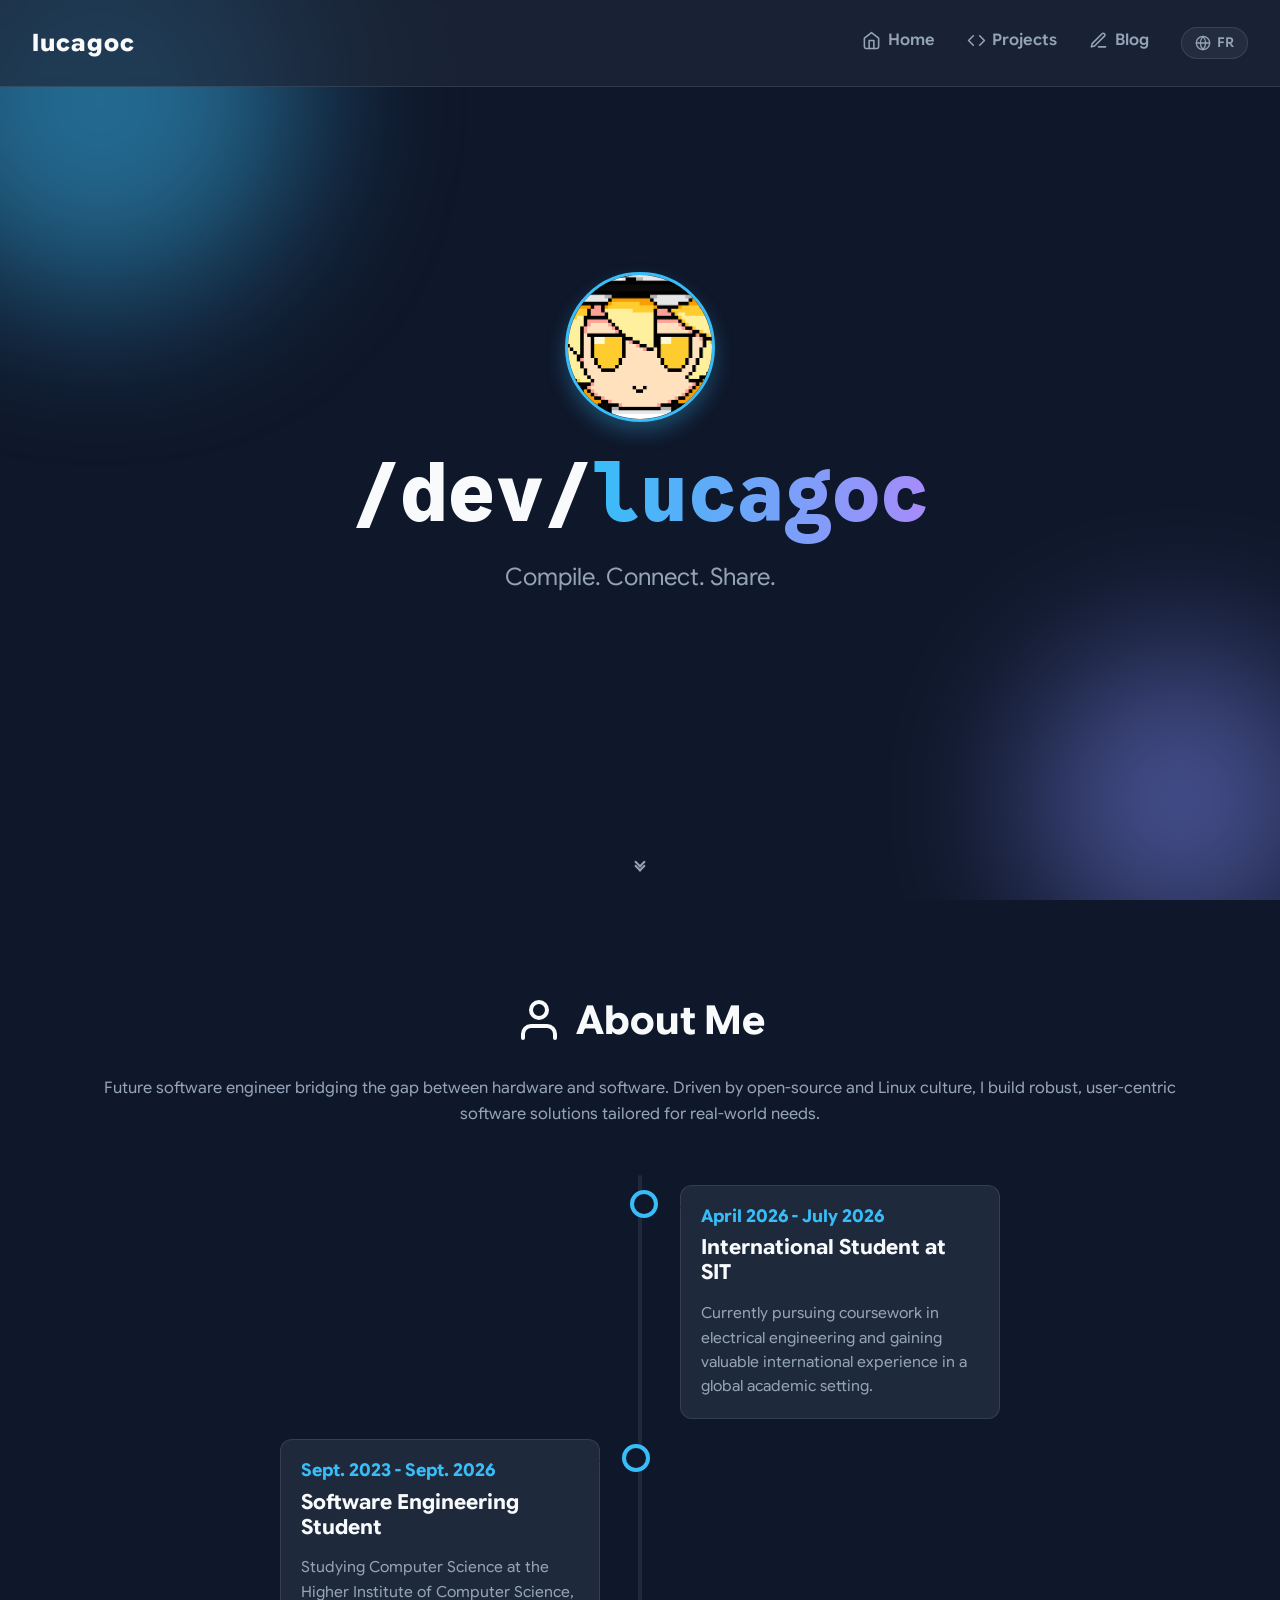
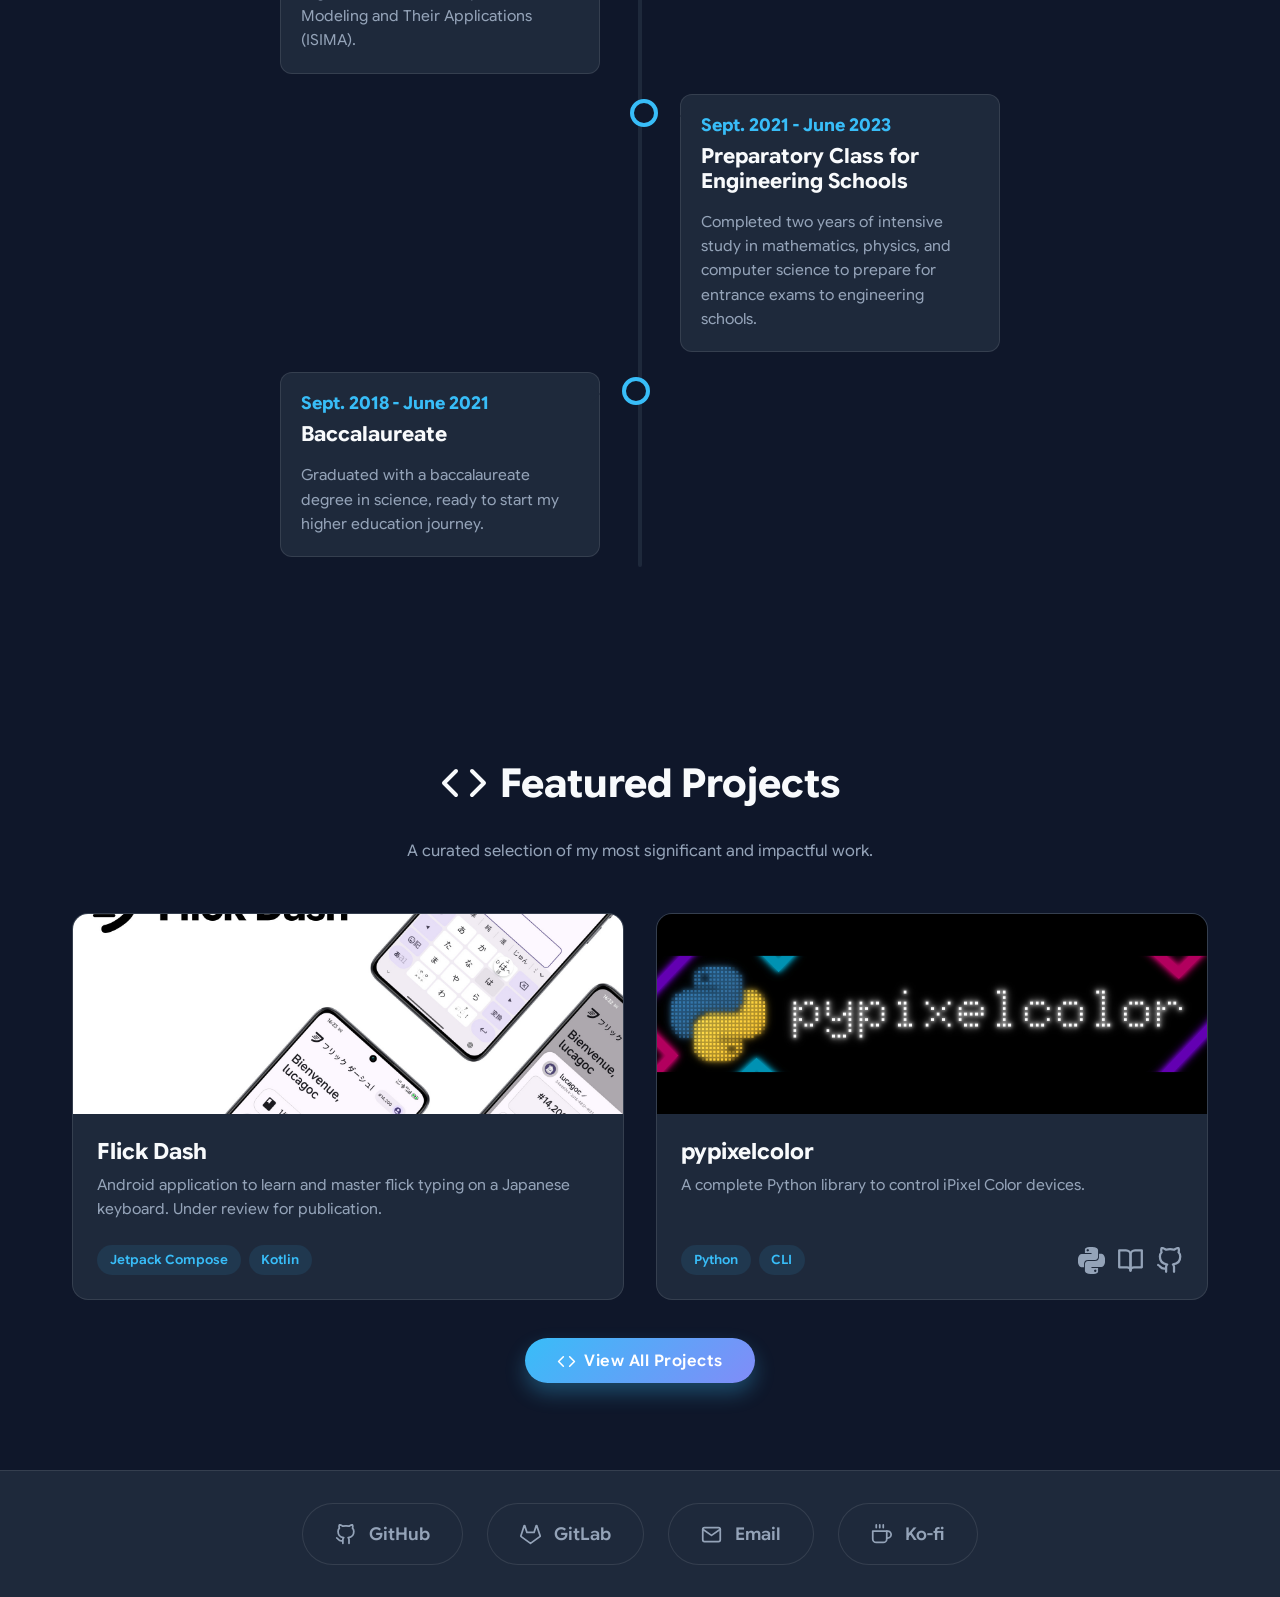
<file: index.html>
<!DOCTYPE html>
<html lang="en">

<head>
    <meta charset="UTF-8">
    <meta name="viewport" content="width=device-width, initial-scale=1.0">
    <title>lucagoc</title>
    <link rel="icon" type="image/png" href="assets/favicon/favicon.png">
    <link rel="stylesheet" href="assets/css/base.css">
    <link rel="stylesheet" href="assets/css/animations.css">
    <!-- Components -->
    <link rel="stylesheet" href="assets/css/components/icons.css">
    <link rel="stylesheet" href="assets/css/components/navbar.css">
    <link rel="stylesheet" href="assets/css/components/social-links.css">
    <link rel="stylesheet" href="assets/css/components/footer.css">
    <link rel="stylesheet" href="assets/css/components/button.css">
    <link rel="stylesheet" href="assets/css/components/arrows.css">
    <link rel="stylesheet" href="assets/css/components/timeline.css">
    <link rel="stylesheet" href="assets/css/components/project-card.css">
    <!-- Pages -->
    <link rel="stylesheet" href="assets/css/pages/home.css">
    <link rel="stylesheet" href="assets/css/pages/projects.css">
    <!-- Translation -->
    <script src="assets/js/i18n.js" defer></script>
</head>

<body>
    <header class="navbar">
        <a href="index.html" class="logo">lucagoc</a>
        <nav>
            <ul class="nav-links">
                <li><a href="#hero"><span class="icon icon-home"></span><span data-i18n="nav-home">Home</span></a></li>
                <li><a href="projects.html"><span class="icon icon-projects"></span><span
                            data-i18n="nav-projects">Projects</span></a></li>
                <li><a href="https://blog.lucagoc.fr" target="_blank" rel="noopener noreferrer"><span
                            class="icon icon-blog"></span><span data-i18n="nav-blog">Blog</span></a></li>
                <li>
                    <button id="lang-switch" class="lang-switch-btn" aria-label="Toggle language">
                        <span class="icon icon-globe"></span>
                        <span class="lang-text">FR</span>
                    </button>
                </li>
            </ul>
        </nav>
    </header>

    <main>
        <!-- HERO -->
        <section class="hero" id="hero">
            <div class="hero-content">
                <div class="profile-pic-container fade-in">
                    <div class="profile-pic-card">
                        <img src="assets/img/profile.png" alt="Profile Picture" class="profile-pic front">
                        <img src="assets/img/reimu.png" alt="Easter Egg" class="profile-pic back">
                    </div>
                </div>
                <h1 class="fade-in">/dev/<span class="highlight">lucagoc</span>
                </h1>
                <p class="slide-up" data-i18n="hero-subtitle">Turning software into a playground where pixels meet
                    soldered circuits.</p>
            </div>

            <!-- Scroll Down Indicator -->
            <div class="scroll-down fade-in">
                <a href="#about" aria-label="Scroll Down">
                    <span class="arrows">
                        <span></span>
                        <span></span>
                    </span>
                </a>
            </div>

            <!-- Animated background elements -->
            <div class="bg-shape shape1"></div>
            <div class="bg-shape shape2"></div>
        </section>

        <!-- ABOUT ME -->
        <section id="about" class="section">
            <h2 class="section-title"><span class="icon icon-about"></span><span data-i18n="about-title">About Me</span>
            </h2>
            <p class="section-subtitle" data-i18n="about-subtitle">Software engineering student bridging the gap between
                raw hardware and elegant code. Powered by Linux, open-source values, and a serious arcade rhythm game
                addiction, I believe the best tech is accessible and shared. Whether I'm deep into system kernels or
                humanizing complex technical systems, I love to build cool, tactile stuff for real people, keeping the
                user at the heart of the experience.</p>
            <div class="timeline">
                <div class="timeline-item right">
                    <div class="timeline-content">
                        <h3 data-i18n="timeline-date-1">April 2026 - July 2026</h3>
                        <h4 data-i18n="timeline-title-1">International Student at SIT</h4>
                        <p data-i18n="timeline-desc-1">Currently pursuing coursework in electrical engineering and
                            gaining valuable international experience in a global academic setting.</p>
                    </div>
                </div>
                <div class="timeline-item left">
                    <div class="timeline-content">
                        <h3 data-i18n="timeline-date-2">Sept. 2023 - Sept. 2026</h3>
                        <h4 data-i18n="timeline-title-2">Software Engineering Student</h4>
                        <p data-i18n="timeline-desc-2">Studying Computer Science at the Higher Institute of Computer
                            Science, Modeling and Their
                            Applications (ISIMA).</p>
                    </div>
                </div>
                <div class="timeline-item right">
                    <div class="timeline-content">
                        <h3 data-i18n="timeline-date-3">Sept. 2021 - June 2023</h3>
                        <h4 data-i18n="timeline-title-3">Preparatory Class for Engineering Schools</h4>
                        <p data-i18n="timeline-desc-3">Completed two years of intensive study in mathematics, physics,
                            and computer science to
                            prepare for entrance exams to engineering schools.</p>
                    </div>
                </div>
                <div class="timeline-item left">
                    <div class="timeline-content">
                        <h3 data-i18n="timeline-date-4">Sept. 2018 - June 2021</h3>
                        <h4 data-i18n="timeline-title-4">Baccalaureate</h4>
                        <p data-i18n="timeline-desc-4">Graduated with a baccalaureate degree in science, ready to start
                            my higher education journey.</p>
                    </div>
                </div>
            </div>
        </section>

        <!-- Featured Projects -->
        <section class="section">
            <h2 class="section-title"><span class="icon icon-projects"></span><span
                    data-i18n="featured-projects-title">Featured Projects</span></h2>
            <p class="section-subtitle" data-i18n="featured-projects-subtitle">A curated selection of my most
                significant and impactful work.</p>
            <div class="projects-grid">

                <!-- Flick Dash -->
                <div class="project-card">
                    <div class="project-image">
                        <img src="assets/img/projects/flick_dash.jpg" alt="Flick Dash application interface">
                    </div>
                    <div class="project-info">
                        <h3>Flick Dash</h3>
                        <p data-i18n="proj-flick-dash-desc">Android application to learn and master flick typing on
                            a Japanese keyboard. Under review for
                            publication.</p>
                        <div class="tags">
                            <span class="tag">Jetpack Compose</span>
                            <span class="tag">Kotlin</span>
                        </div>
                    </div>
                </div>

                <!-- Pypixelcolor -->
                <div class="project-card">
                    <div class="project-image">
                        <img src="assets/img/projects/pypixelcolor.jpg" alt="Pypixelcolor project banner">
                    </div>
                    <div class="project-info">
                        <h3>pypixelcolor</h3>
                        <p data-i18n="proj-pypixelcolor-desc">A complete Python library to control iPixel Color devices.</p>
                        <div class="tags">
                            <span class="tag">Python</span>
                            <span class="tag">CLI</span>
                            <a href="https://pypi.org/project/pypixelcolor/" target="_blank" rel="noopener noreferrer"
                                class="project-link" aria-label="PyPI"><span class="icon icon-python"></span></a>
                            <a href="https://lucagoc.github.io/pypixelcolor/main/" target="_blank"
                                rel="noopener noreferrer" class="project-link" aria-label="Documentation"><span
                                    class="icon icon-book"></span></a>
                            <a href="https://github.com/lucagoc/pypixelcolor" target="_blank" rel="noopener noreferrer"
                                class="project-link" aria-label="View project"><span
                                    class="icon icon-github"></span></a>
                        </div>
                    </div>
                </div>

            </div>
            <div class="action-container">
                <a href="projects.html" class="btn primary"><span class="icon icon-projects"></span><span
                        data-i18n="view-all-projects">View All Projects</span></a>
            </div>
        </section>
    </main>

    <!-- FOOTER -->
    <footer id="contact">
        <div class="links-grid">
            <a href="https://github.com/lucagoc" class="social-link github">
                <span class="icon icon-github"></span>
                <span class="text">GitHub</span>
            </a>
            <a href="https://gitlab.com/lucagoc" class="social-link gitlab">
                <span class="icon icon-gitlab"></span>
                <span class="text">GitLab</span>
            </a>
            <a href="mailto:lucagoc@pm.me" class="social-link email">
                <span class="icon icon-email"></span>
                <span class="text">Email</span>
            </a>
            <a href="https://ko-fi.com/lucagoc" class="social-link kofi">
                <span class="icon icon-kofi"></span>
                <span class="text">Ko-fi</span>
            </a>
        </div>
    </footer>
</body>

</html>
</file>
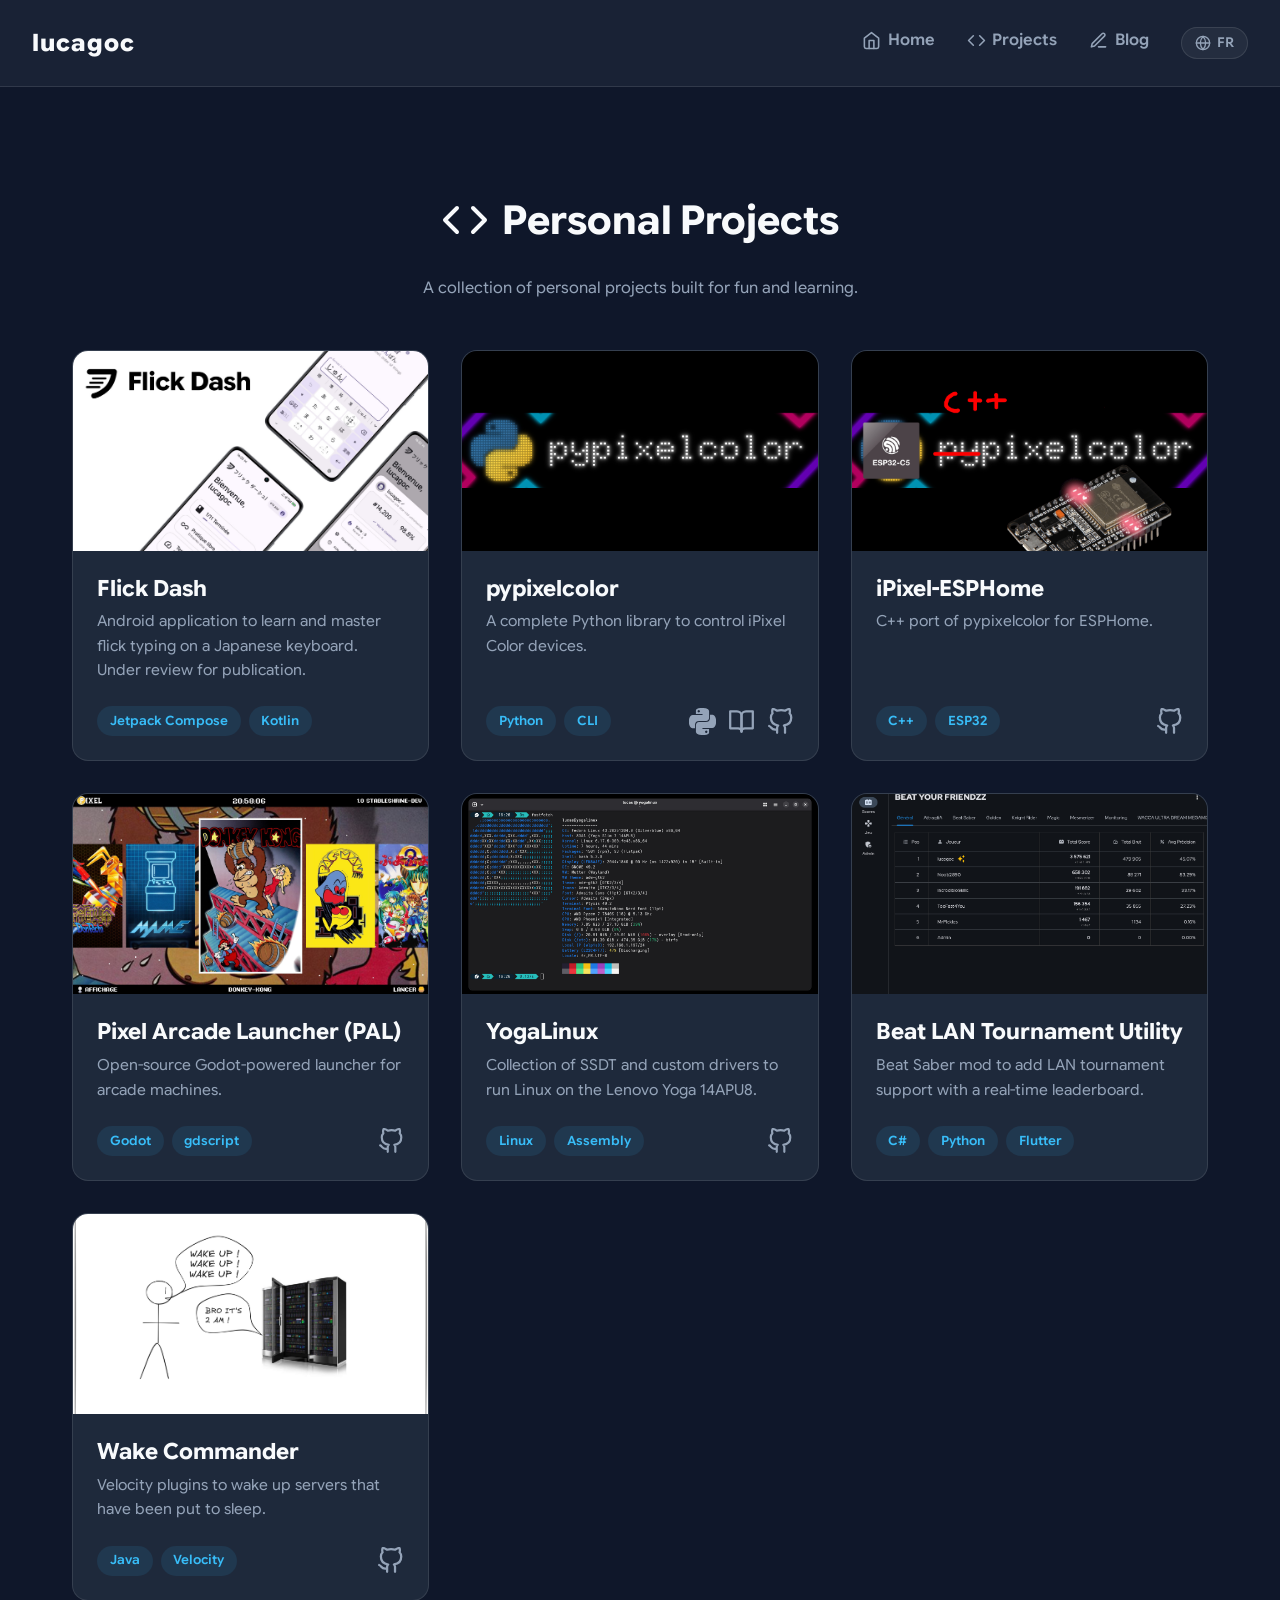
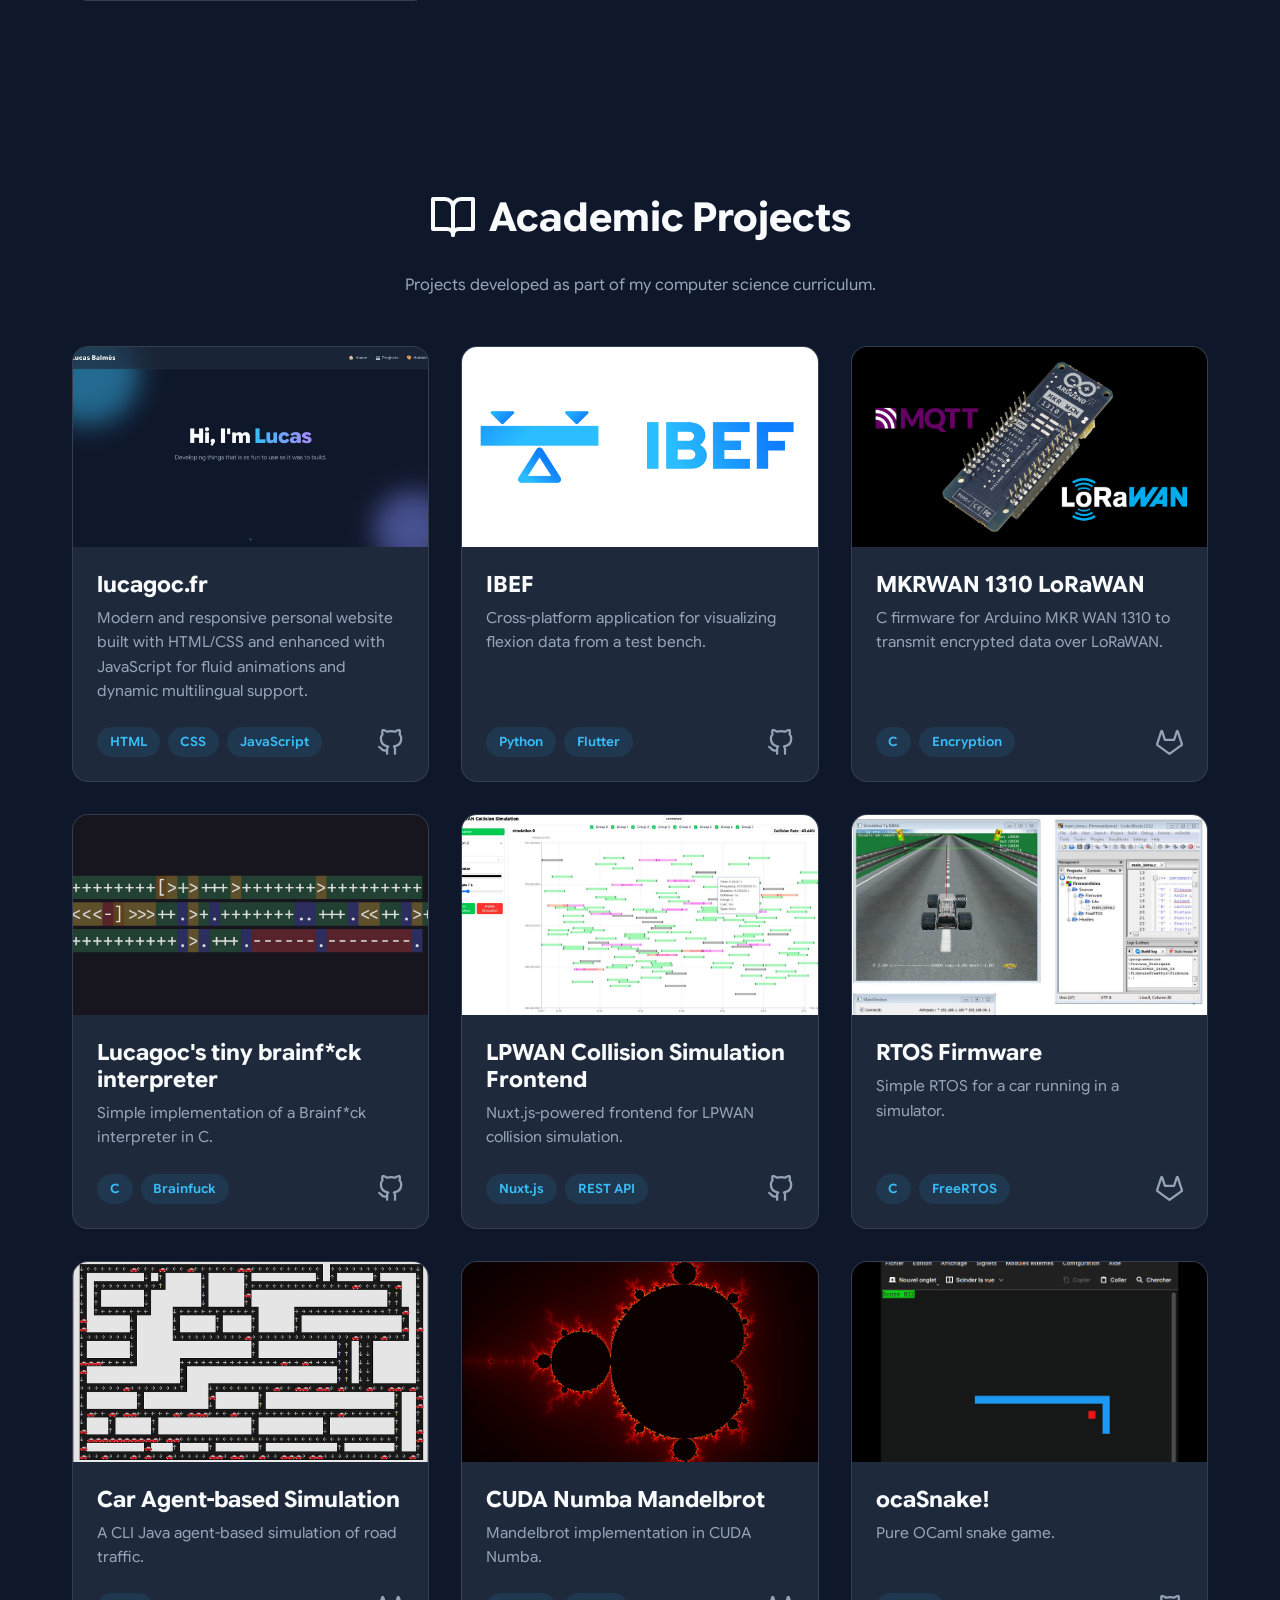
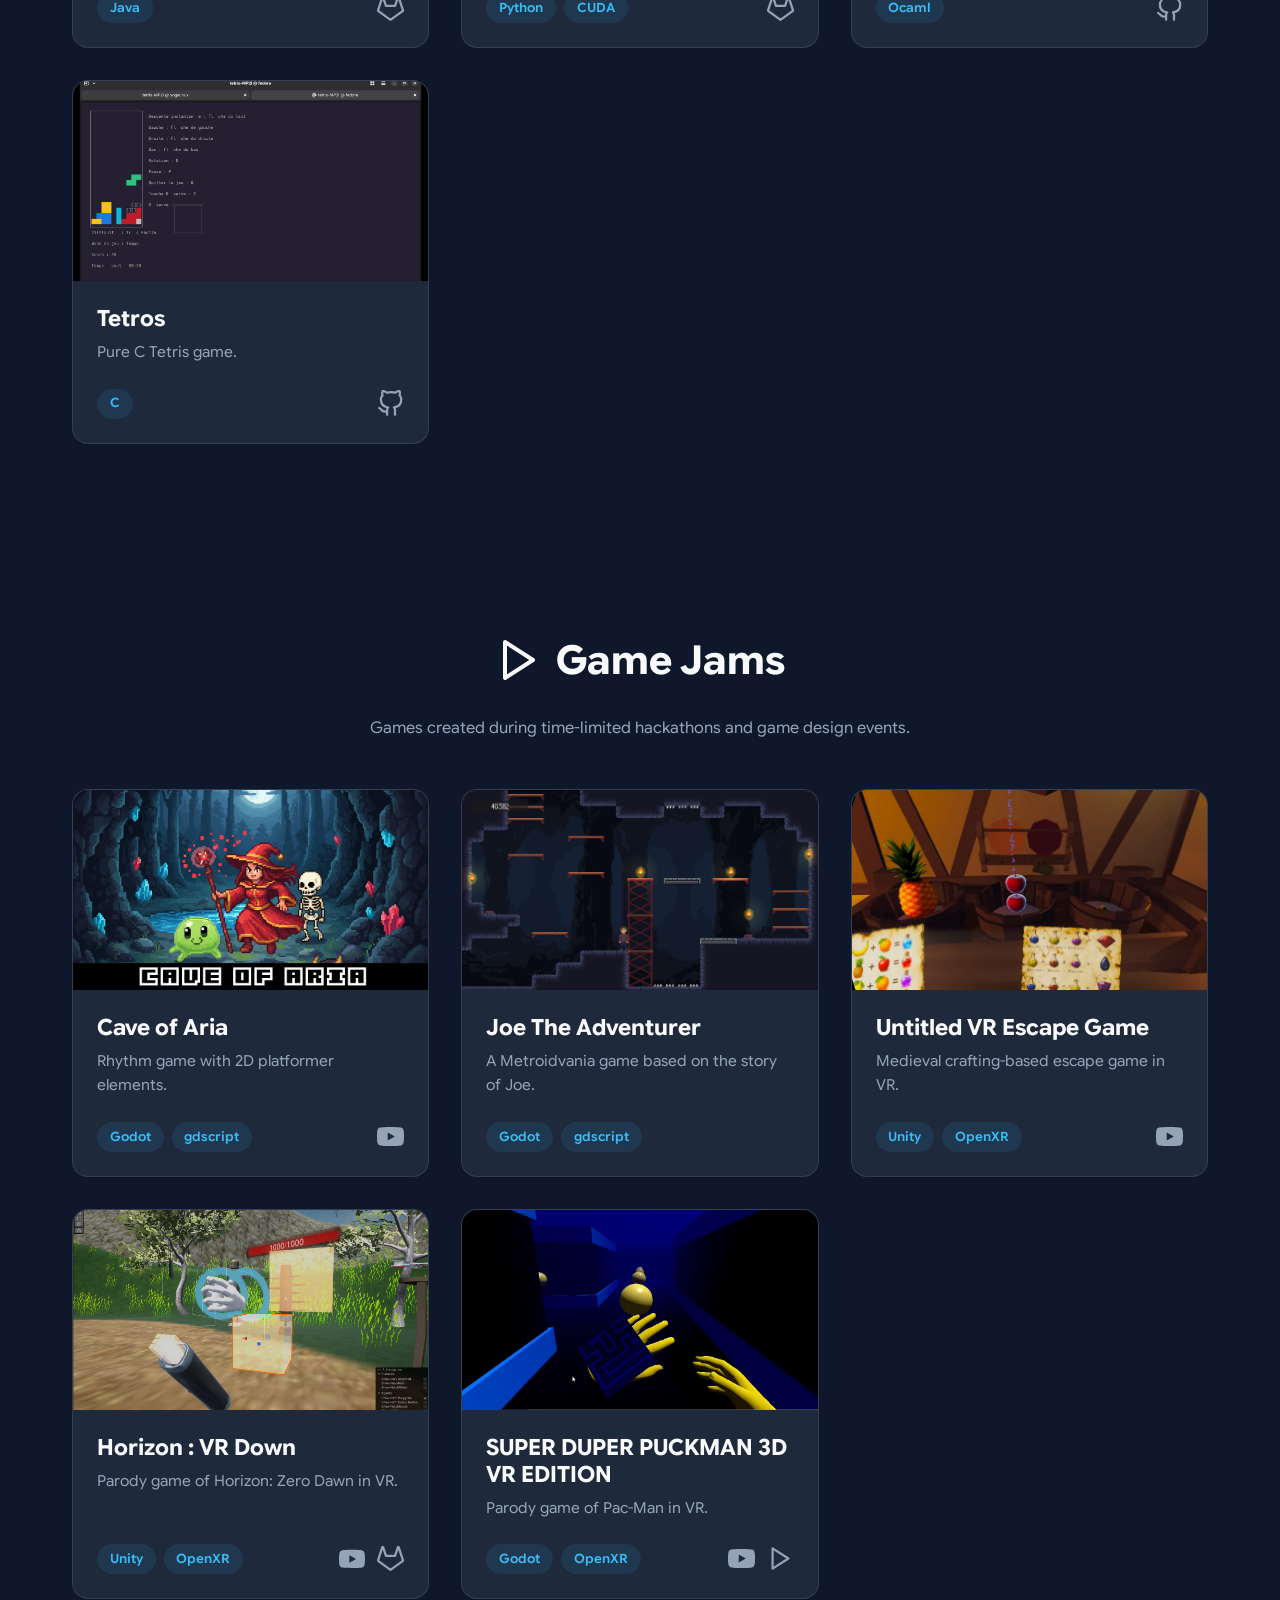
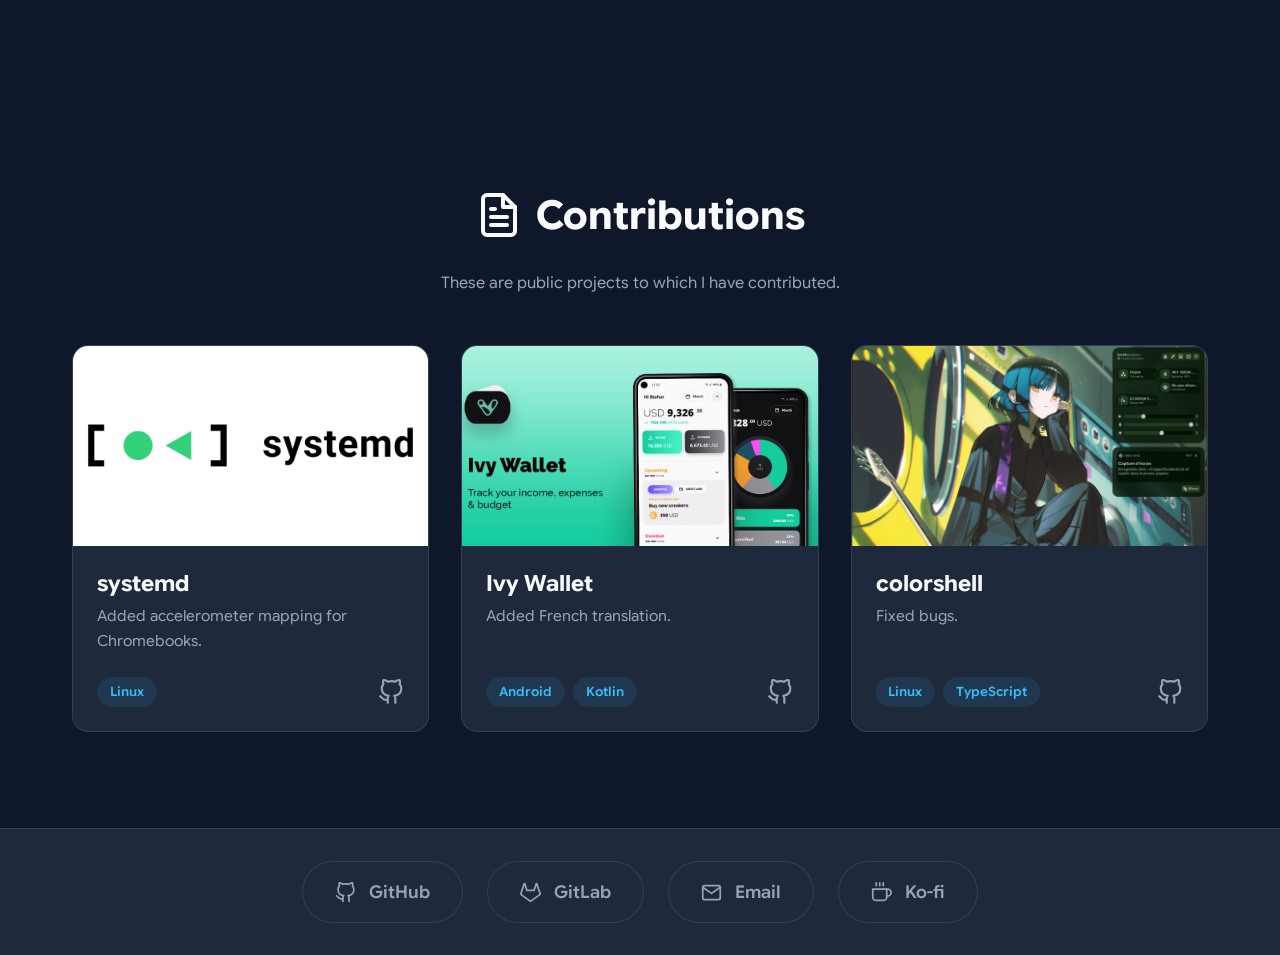
<file: projects.html>
<!DOCTYPE html>
<html lang="en">

<head>
    <meta charset="UTF-8">
    <meta name="viewport" content="width=device-width, initial-scale=1.0">
    <title>lucagoc - Projects</title>
    <link rel="icon" type="image/png" href="assets/favicon/favicon.png">
    <!-- Font is imported locally in styles.css -->
    <link rel="stylesheet" href="assets/css/base.css">
    <!-- Components -->
    <link rel="stylesheet" href="assets/css/components/icons.css">
    <link rel="stylesheet" href="assets/css/components/navbar.css">
    <link rel="stylesheet" href="assets/css/components/social-links.css">
    <link rel="stylesheet" href="assets/css/components/footer.css">
    <link rel="stylesheet" href="assets/css/components/project-card.css">
    <!-- Pages -->
    <link rel="stylesheet" href="assets/css/pages/projects.css">
    <!-- Translation -->
    <script src="assets/js/i18n.js" defer></script>
</head>

<body>
    <header class="navbar">
        <a href="index.html" class="logo">lucagoc</a>
        <nav>
            <ul class="nav-links">
                <li><a href="index.html#hero"><span class="icon icon-home"></span><span
                            data-i18n="nav-home">Home</span></a></li>
                <li><a href="projects.html"><span class="icon icon-projects"></span><span
                            data-i18n="nav-projects">Projects</span></a></li>
                <li><a href="https://blog.lucagoc.fr" target="_blank" rel="noopener noreferrer"><span
                            class="icon icon-blog"></span><span data-i18n="nav-blog">Blog</span></a></li>
                <li>
                    <button id="lang-switch" class="lang-switch-btn" aria-label="Toggle language">
                        <span class="icon icon-globe"></span>
                        <span class="lang-text">FR</span>
                    </button>
                </li>
            </ul>
        </nav>
    </header>

    <main class="page-content">

        <!-- Personal Projects -->
        <section class="section">
            <h1 class="section-title"><span class="icon icon-projects"></span><span
                    data-i18n="personal-projects-title">Personal Projects</span></h1>
            <p class="section-subtitle" data-i18n="personal-projects-subtitle">A collection of personal projects built
                for fun and learning.</p>
            <div class="projects-grid">

                <!-- Flick Dash -->
                <div class="project-card">
                    <div class="project-image">
                        <img src="assets/img/projects/flick_dash.jpg" alt="Flick Dash application interface">
                    </div>
                    <div class="project-info">
                        <h3>Flick Dash</h3>
                        <p data-i18n="proj-flick-dash-desc">Android application to learn and master flick typing on
                            a Japanese keyboard. Under review for
                            publication.</p>
                        <div class="tags">
                            <span class="tag">Jetpack Compose</span>
                            <span class="tag">Kotlin</span>
                        </div>
                    </div>
                </div>



                <!-- Pypixelcolor -->
                <div class="project-card">
                    <div class="project-image">
                        <img src="assets/img/projects/pypixelcolor.jpg" alt="Pypixelcolor project banner">
                    </div>
                    <div class="project-info">
                        <h3>pypixelcolor</h3>
                        <p data-i18n="proj-pypixelcolor-desc">A complete Python library to control iPixel Color devices.
                        </p>
                        <div class="tags">
                            <span class="tag">Python</span>
                            <span class="tag">CLI</span>
                            <a href="https://pypi.org/project/pypixelcolor/" target="_blank" rel="noopener noreferrer"
                                class="project-link" aria-label="PyPI"><span class="icon icon-python"></span></a>
                            <a href="https://lucagoc.github.io/pypixelcolor/main/" target="_blank"
                                rel="noopener noreferrer" class="project-link" aria-label="Documentation"><span
                                    class="icon icon-book"></span></a>
                            <a href="https://github.com/lucagoc/pypixelcolor" target="_blank" rel="noopener noreferrer"
                                class="project-link" aria-label="View project"><span
                                    class="icon icon-github"></span></a>
                        </div>
                    </div>
                </div>

                <!-- iPixelESPHome -->
                <div class="project-card">
                    <div class="project-image">
                        <img src="assets/img/projects/ipixelesphome.jpg" alt="iPixel-ESPHome project banner">
                    </div>
                    <div class="project-info">
                        <h3>iPixel-ESPHome</h3>
                        <p data-i18n="proj-ipixelesphome-desc">C++ port of pypixelcolor for ESPHome.
                        </p>
                        <div class="tags">
                            <span class="tag">C++</span>
                            <span class="tag">ESP32</span>
                            <a href="https://github.com/lucagoc/ipixel-esphome" target="_blank"
                                rel="noopener noreferrer" class="project-link" aria-label="View project"><span
                                    class="icon icon-github"></span></a>
                        </div>
                    </div>
                </div>



                <!-- PixelArcadeLauncher -->
                <div class="project-card">
                    <div class="project-image">
                        <img src="assets/img/projects/pixel_arcade_launcher.jpg" alt="PixelArcadeLauncher banner">
                    </div>
                    <div class="project-info">
                        <h3>Pixel Arcade Launcher (PAL)</h3>
                        <p data-i18n="proj-pal-desc">Open-source Godot-powered launcher for arcade machines.</p>
                        <div class="tags">
                            <span class="tag">Godot</span>
                            <span class="tag">gdscript</span>
                            <a href="https://github.com/lucagoc/PixelArcadeLauncher" target="_blank"
                                rel="noopener noreferrer" class="project-link" aria-label="View project"><span
                                    class="icon icon-github"></span></a>
                        </div>
                    </div>
                </div>

                <!-- Yogalinux -->
                <div class="project-card">
                    <div class="project-image">
                        <img src="assets/img/projects/sysinfo_yoga.jpg" alt="Yogalinux system information banner">
                    </div>
                    <div class="project-info">
                        <h3>YogaLinux</h3>
                        <p data-i18n="proj-yogalinux-desc">Collection of SSDT and custom drivers to run Linux on the
                            Lenovo
                            Yoga 14APU8.</p>
                        <div class="tags">
                            <span class="tag">Linux</span>
                            <span class="tag">Assembly</span>
                            <a href="https://github.com/lucagoc/yoga-14APU8-linux" target="_blank"
                                rel="noopener noreferrer" class="project-link" aria-label="View project"><span
                                    class="icon icon-github"></span></a>
                        </div>
                    </div>
                </div>

                <!-- Beat LAN Tournament Utility -->
                <div class="project-card">
                    <div class="project-image">
                        <img src="assets/img/projects/beatsabertournament.jpg" alt="Beat Saber Tournament Banner">
                    </div>
                    <div class="project-info">
                        <h3>Beat LAN Tournament Utility</h3>
                        <p data-i18n="proj-beatlan-desc">Beat Saber mod to add LAN tournament support with a real-time
                            leaderboard.</p>
                        <div class="tags">
                            <span class="tag">C#</span>
                            <span class="tag">Python</span>
                            <span class="tag">Flutter</span>
                        </div>
                    </div>
                </div>

                <!-- Wake Commander -->
                <div class="project-card">
                    <div class="project-image">
                        <img src="assets/img/projects/wakecommander.jpg" alt="Wake Commander project banner">
                    </div>
                    <div class="project-info">
                        <h3>Wake Commander</h3>
                        <p data-i18n="proj-wakecommander-desc">Velocity plugins to wake up servers that have been put to sleep.</p>
                        <div class="tags">
                            <span class="tag">Java</span>
                            <span class="tag">Velocity</span>
                            <a href="https://github.com/lucagoc/WakeCommander" target="_blank" rel="noopener noreferrer"
                                class="project-link" aria-label="View project"><span
                                    class="icon icon-github"></span></a>
                        </div>
                    </div>
                </div>

                <!-- OWACCA
                <div class="project-card blurred">
                    <div class="project-badge" data-i18n="project-wip">???</div>
                    <div class="project-image">
                        <img src="assets/img/projects/owacca.jpg" alt="OWACCA Game Banner">
                    </div>
                    <div class="project-info">
                        <h3>OWACCA</h3>
                        <p data-i18n="proj-owacca-desc">Clone of the (dead) rhythm arcade game WACCA using the osu!
                            framework. Under early
                            development.</p>
                        <div class="tags">
                            <span class="tag">C#</span>
                            <span class="tag">.NET</span>
                        </div>
                    </div>
                </div> -->

            </div>
        </section>

        <!-- Academic Projects -->
        <section class="section">
            <h1 class="section-title"><span class="icon icon-book"></span><span
                    data-i18n="academic-projects-title">Academic Projects</span></h1>
            <p class="section-subtitle" data-i18n="academic-projects-subtitle">Projects developed as part of my computer
                science curriculum.</p>
            <div class="projects-grid">

                <!-- My Website -->
                <div class="project-card">
                    <div class="project-image">
                        <img src="assets/img/projects/website.jpg" alt="Lucagoc Website Project banner">
                    </div>
                    <div class="project-info">
                        <h3>lucagoc.fr</h3>
                        <p data-i18n="proj-lucagoc-desc">Modern and responsive personal website built with HTML/CSS and
                            enhanced with JavaScript for fluid animations and dynamic multilingual support.</p>
                        <div class="tags">
                            <span class="tag">HTML</span>
                            <span class="tag">CSS</span>
                            <span class="tag">JavaScript</span>
                            <a href="https://github.com/lucagoc/lucagoc.github.io" target="_blank" rel="noopener noreferrer"
                                class="project-link" aria-label="View project"><span
                                    class="icon icon-github"></span></a>
                        </div>
                    </div>
                </div>

                <!-- IBEF -->
                <div class="project-card">
                    <div class="project-image">
                        <img src="assets/img/projects/ibef.jpg" alt="IBEF Project banner">
                    </div>
                    <div class="project-info">
                        <h3>IBEF</h3>
                        <p data-i18n="proj-ibef-desc">Cross-platform application for visualizing flexion data from a
                            test bench.
                        </p>
                        <div class="tags">
                            <span class="tag">Python</span>
                            <span class="tag">Flutter</span>
                            <a href="https://github.com/lucagoc/ibef-frontend" target="_blank" rel="noopener noreferrer"
                                class="project-link" aria-label="View project"><span
                                    class="icon icon-github"></span></a>
                        </div>
                    </div>
                </div>

                <!-- LoRAWAN -->
                <div class="project-card">
                    <div class="project-image">
                        <img src="assets/img/projects/lorawan.jpg" alt="MKRWAN 1310 LoRaWAN banner">
                    </div>
                    <div class="project-info">
                        <h3>MKRWAN 1310 LoRaWAN</h3>
                        <p data-i18n="proj-mkrwan-desc">C firmware for Arduino MKR WAN 1310 to transmit encrypted data
                            over LoRaWAN.
                        </p>
                        <div class="tags">
                            <span class="tag">C</span>
                            <span class="tag">Encryption</span>
                            <a href="https://gitlab.com/lucagoc/firmware-mkrwan1310-lorawan" target="_blank"
                                rel="noopener noreferrer" class="project-link" aria-label="View project"><span
                                    class="icon icon-gitlab"></span></a>
                        </div>
                    </div>
                </div>

                <!-- My Tiny's Brainf* interpreter -->
                <div class="project-card">
                    <div class="project-image">
                        <img src="assets/img/projects/brainfuck.jpg"
                            alt="Lucagoc's tiny brainf*ck interpreter Project banner">
                    </div>
                    <div class="project-info">
                        <h3>Lucagoc's tiny brainf*ck interpreter</h3>
                        <p data-i18n="proj-brainfuck-desc">Simple implementation of a Brainf*ck interpreter in C.
                        </p>
                        <div class="tags">
                            <span class="tag">C</span>
                            <span class="tag">Brainfuck</span>
                            <a href="https://github.com/lucagoc/MyTinyBrainF-ckInterpreter" target="_blank"
                                rel="noopener noreferrer" class="project-link" aria-label="View project"><span
                                    class="icon icon-github"></span></a>
                        </div>
                    </div>
                </div>

                <!-- LPWAN Collision Simulation Frontend -->
                <div class="project-card">
                    <div class="project-image">
                        <img src="assets/img/projects/lpwan.jpg" alt="LPWAN Collision Front banner">
                    </div>
                    <div class="project-info">
                        <h3>LPWAN Collision Simulation Frontend</h3>
                        <p data-i18n="proj-lpwan-desc">Nuxt.js-powered frontend for LPWAN collision simulation.</p>
                        <div class="tags">
                            <span class="tag">Nuxt.js</span>
                            <span class="tag">REST API</span>
                            <a href="https://github.com/lucagoc/lpwan-collision-simulation-front" target="_blank"
                                rel="noopener noreferrer" class="project-link" aria-label="View project"><span
                                    class="icon icon-github"></span></a>
                        </div>
                    </div>
                </div>

                <!-- Real Time Car OS -->
                <div class="project-card">
                    <div class="project-image">
                        <img src="assets/img/projects/realtime.jpg" alt="RTOS Firmware Project banner">
                    </div>
                    <div class="project-info">
                        <h3>RTOS Firmware</h3>
                        <p data-i18n="proj-rtos-desc">Simple RTOS for a car running in a simulator.
                        </p>
                        <div class="tags">
                            <span class="tag">C</span>
                            <span class="tag">FreeRTOS</span>
                            <a href="https://gitlab.com/lucagoc/zz3f1-informatique-embarquee-2026" target="_blank"
                                rel="noopener noreferrer" class="project-link" aria-label="View project"><span
                                    class="icon icon-gitlab"></span></a>
                        </div>
                    </div>
                </div>

                <!-- Car Agent-based Simulation -->
                <div class="project-card">
                    <div class="project-image">
                        <img src="assets/img/projects/car_agent_simulation.jpg" alt="IBEF Project banner">
                    </div>
                    <div class="project-info">
                        <h3>Car Agent-based Simulation</h3>
                        <p data-i18n="proj-car-simulation-desc">A CLI Java agent-based simulation of road traffic.
                        </p>
                        <div class="tags">
                            <span class="tag">Java</span>
                            <a href="https://gitlab.com/lucagoc/tp-simulation-long" target="_blank"
                                rel="noopener noreferrer" class="project-link" aria-label="View project"><span
                                    class="icon icon-gitlab"></span></a>
                        </div>
                    </div>
                </div>

                <!-- Numba CUDA Mandelbrot -->
                <div class="project-card">
                    <div class="project-image">
                        <img src="assets/img/projects/mandelbrot.jpg" alt="Numba CUDA Mandelbrot Project banner">
                    </div>
                    <div class="project-info">
                        <h3>CUDA Numba Mandelbrot</h3>
                        <p data-i18n="cuda-numba-mandelbrot-simulation-desc">Mandelbrot implementation in CUDA Numba.
                        </p>
                        <div class="tags">
                            <span class="tag">Python</span>
                            <span class="tag">CUDA</span>
                            <a href="https://gitlab.com/lucagoc/numba-cuda-mandelbrot" target="_blank"
                                rel="noopener noreferrer" class="project-link" aria-label="View project"><span
                                    class="icon icon-gitlab"></span></a>
                        </div>
                    </div>
                </div>

                <!-- OcaSnake -->
                <div class="project-card">
                    <div class="project-image">
                        <img src="assets/img/projects/ocasnake.jpg" alt="OcaSnake banner">
                    </div>
                    <div class="project-info">
                        <h3>ocaSnake!</h3>
                        <p data-i18n="proj-ocasnake-desc">Pure OCaml snake game.
                        </p>
                        <div class="tags">
                            <span class="tag">Ocaml</span>
                            <a href="https://github.com/lucagoc/ocaSnake" target="_blank" rel="noopener noreferrer"
                                class="project-link" aria-label="View project"><span
                                    class="icon icon-github"></span></a>
                        </div>
                    </div>
                </div>

                <!-- Tetros -->
                <div class="project-card">
                    <div class="project-image">
                        <img src="assets/img/projects/tetros.jpg" alt="Tetros banner">
                    </div>
                    <div class="project-info">
                        <h3>Tetros</h3>
                        <p data-i18n="proj-tetros-desc">Pure C Tetris game.
                        </p>
                        <div class="tags">
                            <span class="tag">C</span>
                            <a href="https://github.com/lucagoc/tetris-MP2I" target="_blank" rel="noopener noreferrer"
                                class="project-link" aria-label="View project"><span
                                    class="icon icon-github"></span></a>
                        </div>
                    </div>
                </div>

            </div>
        </section>

        <!-- Game Jams -->
        <section class="section">
            <h2 class="section-title"><span class="icon icon-gamepad"></span><span data-i18n="game-jams-title">Game
                    Jams</span></h2>
            <p class="section-subtitle" data-i18n="game-jams-subtitle">Games created during time-limited hackathons and
                game design events.</p>
            <div class="projects-container">
                <div class="projects-grid">

                    <!-- Cave of Aria -->
                    <div class="project-card">
                        <div class="project-image">
                            <img src="assets/img/projects/cave_of_aria.jpg" alt="Cave of Aria banner">
                        </div>
                        <div class="project-info">
                            <h3>Cave of Aria</h3>
                            <p data-i18n="proj-cave-of-aria-desc">Rhythm game with 2D platformer elements.</p>
                            <div class="tags">
                                <span class="tag">Godot</span>
                                <span class="tag">gdscript</span>
                                <a href="https://www.youtube.com/watch?v=aa3_LsQQmag" target="_blank"
                                    rel="noopener noreferrer" class="project-link" aria-label="YouTube"><span
                                        class="icon icon-youtube"></span></a>
                            </div>
                        </div>
                    </div>

                    <!-- Joe's Adventures -->
                    <div class="project-card">
                        <div class="project-image">
                            <img src="assets/img/projects/joe.jpg" alt="Banner of Joe the Adventurer">
                        </div>
                        <div class="project-info">
                            <h3>Joe The Adventurer</h3>
                            <p data-i18n="proj-joe-desc">A Metroidvania game based on the story of Joe.</p>
                            <div class="tags">
                                <span class="tag">Godot</span>
                                <span class="tag">gdscript</span>
                            </div>
                        </div>
                    </div>

                    <!-- Untitled VR Escape Game -->
                    <div class="project-card">
                        <div class="project-image">
                            <img src="assets/img/projects/unnamedvr.jpg" alt="Banner of Untitled VR Escape Game">
                        </div>
                        <div class="project-info">
                            <h3>Untitled VR Escape Game</h3>
                            <p data-i18n="proj-unnamedvr-desc">Medieval crafting-based escape game in VR.</p>
                            <div class="tags">
                                <span class="tag">Unity</span>
                                <span class="tag">OpenXR</span>
                                <a href="https://www.youtube.com/watch?v=jjwlo7S5qH4" target="_blank"
                                    rel="noopener noreferrer" class="project-link" aria-label="YouTube"><span
                                        class="icon icon-youtube"></span></a>
                            </div>
                        </div>
                    </div>

                    <!-- Horizon : VR Down -->
                    <div class="project-card">
                        <div class="project-image">
                            <img src="assets/img/projects/tprvi.jpg" alt="Banner of Horizon : VR Down">
                        </div>
                        <div class="project-info">
                            <h3>Horizon : VR Down</h3>
                            <p data-i18n="proj-tprvi-desc">Parody game of Horizon: Zero Dawn in VR.</p>
                            <div class="tags">
                                <span class="tag">Unity</span>
                                <span class="tag">OpenXR</span>
                                <a href="https://www.youtube.com/watch?v=YlkCb0SXo-4" target="_blank"
                                    rel="noopener noreferrer" class="project-link" aria-label="YouTube"><span
                                        class="icon icon-youtube"></span></a>
                                <a href="https://gitlab.isima.fr/machutaux/tprvi" target="_blank"
                                    rel="noopener noreferrer" class="project-link" aria-label="View project"><span
                                        class="icon icon-gitlab"></span></a>
                            </div>
                        </div>
                    </div>

                    <!-- SDP3DVR -->
                    <div class="project-card">
                        <div class="project-image">
                            <img src="assets/img/projects/sdp3dvr.jpg" alt="Banner of SDP3DVR">
                        </div>
                        <div class="project-info">
                            <h3>SUPER DUPER PUCKMAN 3D VR EDITION</h3>
                            <p data-i18n="proj-sdp3dvr-desc">Parody game of Pac-Man in VR.</p>
                            <div class="tags">
                                <span class="tag">Godot</span>
                                <span class="tag">OpenXR</span>
                                <a href="https://www.youtube.com/watch?v=zvrFNufvHv4" target="_blank"
                                    rel="noopener noreferrer" class="project-link" aria-label="YouTube"><span
                                        class="icon icon-youtube"></span></a>
                                <a href="https://lucagoc.itch.io/super-duper-puckman-3d-virtual-reality-edition"
                                    target="_blank" rel="noopener noreferrer" class="project-link"
                                    aria-label="View project"><span class="icon icon-gamepad"></span></a>
                            </div>
                        </div>
                    </div>

                </div>
            </div>
        </section>


        <!-- Contributions -->
        <section class="section">
            <h2 class="section-title"><span class="icon icon-file"></span><span
                    data-i18n="contributions-title">Contributions</span></h2>
            <p class="section-subtitle" data-i18n="contributions-subtitle">These are public projects to which I have
                contributed.</p>
            <div class="projects-container">
                <div class="projects-grid">
                    <!-- Systemd -->
                    <div class="project-card">
                        <div class="project-image">
                            <img src="assets/img/projects/systemd.jpg" alt="systemd banner">
                        </div>
                        <div class="project-info">
                            <h3>systemd</h3>
                            <p data-i18n="proj-systemd-desc">Added accelerometer mapping for Chromebooks.</p>
                            <div class="tags">
                                <span class="tag">Linux</span>
                                <a href="https://github.com/systemd/systemd" target="_blank" rel="noopener noreferrer"
                                    class="project-link" aria-label="View project"><span
                                        class="icon icon-github"></span></a>
                            </div>
                        </div>
                    </div>


                    <!-- Ivy Wallet -->
                    <div class="project-card">
                        <div class="project-image">
                            <img src="assets/img/projects/ivy_wallet.jpg" alt="Ivy Wallet banner">
                        </div>
                        <div class="project-info">
                            <h3>Ivy Wallet</h3>
                            <p data-i18n="proj-ivy-desc">Added French translation.</p>
                            <div class="tags">
                                <span class="tag">Android</span>
                                <span class="tag">Kotlin</span>
                                <a href="https://github.com/Ivy-Apps/ivy-wallet" target="_blank"
                                    rel="noopener noreferrer" class="project-link" aria-label="View project"><span
                                        class="icon icon-github"></span></a>
                            </div>
                        </div>
                    </div>


                    <!-- Colorshell -->
                    <div class="project-card">
                        <div class="project-image">
                            <img src="assets/img/projects/colorshell.jpg" alt="colorshell banner">
                        </div>
                        <div class="project-info">
                            <h3>colorshell</h3>
                            <p data-i18n="proj-colorshell-desc">Fixed bugs.</p>
                            <div class="tags">
                                <span class="tag">Linux</span>
                                <span class="tag">TypeScript</span>
                                <a href="https://github.com/retrozinndev/colorshell" target="_blank"
                                    rel="noopener noreferrer" class="project-link" aria-label="View project"><span
                                        class="icon icon-github"></span></a>
                            </div>
                        </div>
                    </div>
                </div>

            </div>
        </section>
    </main>

    <!-- Footer with Contact Links -->
    <footer id="contact">
        <div class="links-grid">
            <a href="https://github.com/lucagoc" class="social-link github">
                <span class="icon icon-github"></span>
                <span class="text">GitHub</span>
            </a>
            <a href="https://gitlab.com/lucagoc" class="social-link gitlab">
                <span class="icon icon-gitlab"></span>
                <span class="text">GitLab</span>
            </a>
            <a href="mailto:lucagoc@pm.me" class="social-link email">
                <span class="icon icon-email"></span>
                <span class="text">Email</span>
            </a>
            <a href="https://ko-fi.com/lucagoc" class="social-link kofi">
                <span class="icon icon-kofi"></span>
                <span class="text">Ko-fi</span>
            </a>
        </div>
    </footer>
</body>

</html>
</file>
<file: assets/css/base.css>
@font-face {
    font-family: 'Google Sans Flex';
    src: url('../GoogleSansFlex.ttf') format('truetype');
    font-weight: 100 1000;
    font-style: normal;
    font-display: swap;
}

@font-face {
    font-family: 'Google Sans Code';
    src: url('../GoogleSansCode.ttf') format('truetype');
    font-style: normal;
    font-display: swap;
}


:root {
    /* Color palet */
    --bg-color: #0f172a;
    --surface-color: #1e293b;
    --surface-hover: #334155;
    --text-primary: #f8fafc;
    --text-secondary: #94a3b8;
    --accent-color: #38bdf8;
    --gradient-1: linear-gradient(135deg, #38bdf8, #818cf8);
    --gradient-text: linear-gradient(to right, #38bdf8, #a78bfa);

    /* Glass effects */
    --glass-bg: rgba(30, 41, 59, 0.7);
    --glass-border: rgba(255, 255, 255, 0.1);

    /* Main transition animation */
    --transition: all 0.3s cubic-bezier(0.4, 0, 0.2, 1);
    
    /* Font */
    --font-main: 'Google Sans Flex', -apple-system, BlinkMacSystemFont, 'Segoe UI', Roboto, Helvetica, Arial, sans-serif;
}

* {
    margin: 0;
    padding: 0;
    box-sizing: border-box;
}

html {
    scroll-behavior: smooth;
}

body {
    font-family: var(--font-main);
    background-color: var(--bg-color);
    color: var(--text-primary);
    line-height: 1.6;
    overflow-x: hidden;
}

h1,
h2,
h3,
h4 {
    line-height: 1.2;
    margin-bottom: 1rem;
}

a {
    text-decoration: none;
    color: inherit;
    transition: var(--transition);
}

.highlight {
    background: linear-gradient(to right, var(--accent-color, #38bdf8), #a78bfa, var(--accent-color, #38bdf8));
    background-size: 200% auto;
    -webkit-background-clip: text;
    -webkit-text-fill-color: transparent;
    background-clip: text;
    animation: gradientShift 6s linear infinite reverse;
}

@keyframes gradientShift {
    0% {
        background-position: 0% center;
    }
    100% {
        background-position: 200% center;
    }
}

.section {
    padding: 6rem 2rem;
    max-width: 1200px;
    margin: 0 auto;
}

.section-title {
    font-size: 2.5rem;
    text-align: center;
    margin: 0 auto 4rem auto;
    display: flex;
    align-items: center;
    gap: 0.8rem;
    justify-content: center;
    width: fit-content;
}

/* Utility classes */
.page-content {
    padding-top: 100px;
}

.action-container {
    text-align: center;
    margin-top: 3rem;
}

.section-subtitle {
    text-align: center;
    color: var(--text-secondary);
    margin-top: -2rem;
    margin-bottom: 3rem;
}
</file>
<file: assets/css/animations.css>
/* Global Animations */
@keyframes float {
    0% {
        transform: translateY(0px);
    }
    100% {
        transform: translateY(300px);
    }
}

@keyframes fadeIn {
    from {
        opacity: 0;
    }
    to {
        opacity: 1;
    }
}

@keyframes slideUp {
    from {
        opacity: 0;
        transform: translateY(30px);
    }
    to {
        opacity: 1;
        transform: translateY(0);
    }
}

.fade-in {
    animation: fadeIn 1.5s cubic-bezier(0.4, 0, 0.2, 1) forwards;
}

.slide-up {
    opacity: 0;
    animation: slideUp 1s cubic-bezier(0.4, 0, 0.2, 1) 0.5s forwards;
}
</file>
<file: assets/css/components/icons.css>
/* Icon styles */
.icon {
    display: inline-block;
    width: 1.2em;
    height: 1.2em;
    background-color: currentColor;
    -webkit-mask: var(--icon-url) no-repeat center / contain;
    mask: var(--icon-url) no-repeat center / contain;
    vertical-align: middle;
}

.btn .icon {
    margin-right: 0.5rem;
}

.icon-home { --icon-url: url('../../icons/home.svg'); }
.icon-projects { --icon-url: url('../../icons/code.svg'); }
.icon-hobbies { --icon-url: url('../../icons/palette.svg'); }
.icon-about { --icon-url: url('../../icons/user.svg'); }
.icon-github { --icon-url: url('../../icons/github.svg'); }
.icon-gitlab { --icon-url: url('../../icons/gitlab.svg'); }
.icon-email { --icon-url: url('../../icons/mail.svg'); }
.icon-kofi { --icon-url: url('../../icons/coffee.svg'); }
.icon-blog { --icon-url: url('../../icons/pen.svg'); }
.icon-gamepad { --icon-url: url('../../icons/play.svg'); }
.icon-terminal { --icon-url: url('../../icons/terminal.svg'); }
.icon-edit { --icon-url: url('../../icons/edit.svg'); }
.icon-camera { --icon-url: url('../../icons/camera.svg'); }
.icon-zap { --icon-url: url('../../icons/zap.svg'); }
.icon-book { --icon-url: url('../../icons/book.svg'); }
.icon-music { --icon-url: url('../../icons/music.svg'); }
.icon-file { --icon-url: url('../../icons/file.svg'); }
.icon-python { --icon-url: url('../../icons/python.svg'); }
.icon-youtube { --icon-url: url('../../icons/youtube.svg'); }
.icon-globe { --icon-url: url('../../icons/globe.svg'); }
</file>
<file: assets/css/components/navbar.css>
/* Navigation */
.navbar {
    position: fixed;
    top: 0;
    left: 0;
    width: 100%;
    padding: 1.5rem 2rem;
    display: flex;
    justify-content: space-between;
    align-items: center;
    background: var(--glass-bg);
    backdrop-filter: blur(10px);
    -webkit-backdrop-filter: blur(10px);
    border-bottom: 1px solid var(--glass-border);
    z-index: 1000;
}

.logo {
    font-size: 1.5rem;
    font-weight: 800;
    color: var(--text-primary);
    letter-spacing: 1px;
}

.nav-links {
    list-style: none;
    display: flex;
    gap: 2rem;
    align-items: center;
}

.nav-links a {
    font-weight: 600;
    color: var(--text-secondary);
    position: relative;
    display: inline-flex;
    align-items: center;
    gap: 0.4rem;
}

.nav-links a:hover {
    color: var(--text-primary);
}

.nav-links a::after {
    content: '';
    position: absolute;
    bottom: -5px;
    left: 0;
    width: 0;
    height: 2px;
    background: var(--accent-color);
    transition: var(--transition);
}

.nav-links a:hover::after {
    width: 100%;
}

.lang-switch-btn {
    background: rgba(255, 255, 255, 0.05);
    border: 1px solid var(--glass-border);
    border-radius: 20px;
    padding: 0.4rem 0.8rem;
    cursor: pointer;
    font-weight: 600;
    color: var(--text-secondary);
    display: inline-flex;
    align-items: center;
    gap: 0.4rem;
    font-family: inherit;
    font-size: 0.85rem;
    transition: var(--transition);
}

.lang-switch-btn:hover {
    color: var(--text-primary);
    background: rgba(255, 255, 255, 0.1);
    border-color: var(--accent-color);
    box-shadow: 0 0 10px rgba(56, 189, 248, 0.2);
    transform: translateY(-1px);
}


@media screen and (max-width: 768px) {
    .navbar {
        flex-direction: column;
        gap: 1rem;
        padding: 1rem;
    }

    .nav-links {
        gap: 1rem;
        font-size: 0.9rem;
    }
}
</file>
<file: assets/css/components/social-links.css>
/* External Links Section */
.links-grid {
    display: flex;
    flex-wrap: wrap;
    justify-content: center;
    gap: 1.5rem;
}

.social-link {
    display: flex;
    align-items: center;
    gap: 0.8rem;
    padding: 1rem 2rem;
    background: var(--surface-color);
    border-radius: 50px;
    font-weight: 600;
    font-size: 1.1rem;
    border: 1px solid var(--glass-border);
    overflow: hidden;
    position: relative;
    z-index: 1;
}

.social-link::before {
    content: '';
    position: absolute;
    top: 0;
    left: 0;
    width: 0;
    height: 100%;
    background: var(--gradient-1);
    z-index: -1;
    transition: width 0.3s ease;
}

.social-link:hover::before {
    width: 100%;
}

.social-link:hover {
    color: white;
    border-color: transparent;
    transform: translateY(-3px);
    box-shadow: 0 10px 20px rgba(0, 0, 0, 0.2);
}

@media screen and (max-width: 768px) {
    .social-link {
        width: 100%;
        justify-content: center;
    }
}
</file>
<file: assets/css/components/footer.css>
footer {
    text-align: center;
    padding: 2rem;
    background: var(--surface-color);
    border-top: 1px solid var(--glass-border);
    color: var(--text-secondary);
}
</file>
<file: assets/css/components/button.css>
/* Button Component */
.btn {
    padding: 0.8rem 2rem;
    border-radius: 50px;
    font-weight: 600;
    letter-spacing: 0.5px;
    cursor: pointer;
    border: none;
}

.btn.primary {
    background: var(--gradient-1);
    color: white;
    box-shadow: 0 10px 20px rgba(56, 189, 248, 0.3);
}

.btn.primary:hover {
    transform: translateY(-3px);
    box-shadow: 0 15px 25px rgba(56, 189, 248, 0.4);
}
</file>
<file: assets/css/components/arrows.css>
.scroll-down {
    position: absolute;
    bottom: 2rem;
    left: 50%;
    transform: translateX(-50%);
    display: flex;
    flex-direction: column;
    align-items: center;
    gap: 0.5rem;
    z-index: 10;
}

@keyframes arrows-bounce {
    0%, 100% {
        transform: rotate(45deg) translate(0, 0);
        opacity: 0.3;
        border-color: var(--text-secondary);
    }
    50% {
        transform: rotate(45deg) translate(2px, 2px);
        opacity: 1;
        border-color: var(--accent-color);
    }
}

.arrows {
    display: flex;
    flex-direction: column;
    align-items: center;
}

.arrows span {
    display: block;
    width: 8px;
    height: 8px;
    border-right: 2px solid var(--text-secondary);
    border-bottom: 2px solid var(--text-secondary);
    transform: rotate(45deg);
    margin: -2px;
    animation: arrows-bounce 1.6s ease-in-out infinite;
}

.arrows span:nth-child(2) {
    animation-delay: 0.2s;
}
</file>
<file: assets/css/components/timeline.css>
/* About - Timeline Section */
.timeline {
    position: relative;
    max-width: 800px;
    margin: 0 auto;
}

/* Center Line */
.timeline::after {
    content: '';
    position: absolute;
    width: 4px;
    background: var(--surface-color);
    top: 0;
    bottom: 0;
    left: 50%;
    margin-left: -2px;
    border-radius: 2px;
}

.timeline-item {
    padding: 10px 40px;
    position: relative;
    background-color: inherit;
    width: 50%;
}

/* Dots */
.timeline-item::after {
    content: '';
    position: absolute;
    width: 20px;
    height: 20px;
    right: -10px;
    background-color: var(--bg-color);
    border: 4px solid var(--accent-color);
    top: 15px;
    border-radius: 50%;
    z-index: 1;
    transition: var(--transition);
}

.left {
    left: 0;
}

.right {
    left: 50%;
}

.left::before {
    content: "";
    height: 0;
    position: absolute;
    top: 22px;
    width: 0;
    z-index: 1;
    right: 30px;
    border: 10px solid transparent;
    border-left-color: var(--surface-color);
}

.right::before {
    content: "";
    height: 0;
    position: absolute;
    top: 22px;
    width: 0;
    z-index: 1;
    left: 30px;
    border: 10px solid transparent;
    border-right-color: var(--surface-color);
}

.right::after {
    left: -10px;
}

.timeline-content {
    padding: 20px;
    background-color: var(--surface-color);
    border-radius: 12px;
    border: 1px solid var(--glass-border);
    transition: var(--transition);
}

.timeline-content:hover {
    transform: translateY(-5px);
    box-shadow: 0 10px 30px rgba(0, 0, 0, 0.3);
    border-color: var(--accent-color);
}

.timeline-item:hover::after {
    background-color: var(--accent-color);
    box-shadow: 0 0 15px var(--accent-color);
}

.timeline-content h3 {
    color: var(--accent-color);
    font-size: 1.1rem;
    margin-bottom: 0.5rem;
}

.timeline-content h4 {
    font-size: 1.3rem;
    margin-bottom: 1rem;
}

.timeline-content p {
    color: var(--text-secondary);
    font-size: 0.95rem;
}

@media screen and (max-width: 768px) {
    .timeline::after {
        left: 31px;
    }

    .timeline-item {
        width: 100%;
        padding-left: 70px;
        padding-right: 25px;
    }

    .timeline-item::before {
        left: 60px;
        border: 10px solid transparent;
        border-right-color: var(--surface-color);
    }

    .left::after,
    .right::after {
        left: 21px;
    }

    .right {
        left: 0%;
    }
}
</file>
<file: assets/css/components/project-card.css>
/* Project Card */
.project-card {
    display: flex;
    flex-direction: column;
    height: 100%;
    background: var(--surface-color);
    border-radius: 16px;
    overflow: hidden;
    border: 1px solid var(--glass-border);
    transition: var(--transition);
}

.project-card:hover {
    transform: translateY(-10px);
    box-shadow: 0 20px 40px rgba(0, 0, 0, 0.4);
    border-color: rgba(56, 189, 248, 0.3);
}

.project-image {
    width: 100%;
    height: 200px;
    background: #2a364b;
    display: flex;
    align-items: center;
    justify-content: center;
    color: var(--text-secondary);
    font-style: italic;
    overflow: hidden;
}

.project-image img {
    width: 100%;
    height: 100%;
    object-fit: cover;
    transition: transform 0.5s ease;
}

.project-card:hover .project-image img {
    transform: scale(1.05);
}

.project-info {
    padding: 1.5rem;
    display: flex;
    flex-direction: column;
    flex-grow: 1;
}

.project-info h3 {
    font-size: 1.4rem;
    margin: 0 0 0.5rem 0;
}

.project-link {
    color: var(--text-secondary);
    transition: var(--transition);
    display: flex;
    align-items: center;
    justify-content: center;
    font-size: 1.4rem;
}

.project-link:first-of-type {
    margin-left: auto;
}

.project-link ~ .project-link {
    margin-left: 0.25rem;
}

.project-link:hover {
    color: var(--accent-color);
}

.project-info p {
    color: var(--text-secondary);
    font-size: 0.95rem;
    margin: 0 0 1.5rem 0;
}

.tags {
    display: flex;
    gap: 0.5rem;
    flex-wrap: wrap;
    align-items: center;
    margin-top: auto;
}

.tag {
    background: rgba(56, 189, 248, 0.1);
    color: var(--accent-color);
    padding: 0.3rem 0.8rem;
    border-radius: 20px;
    font-size: 0.8rem;
    font-weight: 600;
}

/* Blurred Confidential Projects */
.project-card.blurred {
    position: relative;
    pointer-events: none;
    user-select: none;
}

.project-card.blurred .project-image,
.project-card.blurred .project-info {
    filter: blur(10px);
    opacity: 0.5;
}

.project-badge {
    display: none;
}

.project-card.blurred .project-badge {
    display: flex;
    align-items: center;
    justify-content: center;
    position: absolute;
    top: 50%;
    left: 50%;
    transform: translate(-50%, -50%);
    z-index: 10;
    background: rgba(15, 23, 42, 0.9);
    color: var(--text-primary);
    padding: 0.6rem 1.2rem;
    border-radius: 30px;
    font-size: 0.85rem;
    font-weight: 700;
    border: 1px solid rgba(255, 255, 255, 0.1);
    box-shadow: 0 4px 15px rgba(0, 0, 0, 0.5);
    letter-spacing: 0.05em;
    text-transform: uppercase;
    white-space: nowrap;
}
</file>
<file: assets/css/pages/home.css>
/* Hero Section */
.hero {
    min-height: 100vh;
    display: flex;
    align-items: center;
    justify-content: center;
    padding: 0 2rem;
    position: relative;
    overflow: hidden;
}

.hero-content {
    text-align: center;
    z-index: 10;
}

.profile-pic-container {
    width: 150px;
    height: 150px;
    margin: 0 auto 1.5rem auto;
    perspective: 1000px;
}

.profile-pic-card {
    width: 100%;
    height: 100%;
    position: relative;
    transform-style: preserve-3d;
    transition: transform 0.6s cubic-bezier(0.4, 0, 0.2, 1);
    cursor: pointer;
}

.profile-pic-card.flipped {
    transform: rotateY(180deg);
}

.profile-pic {
    width: 100% !important;
    height: 100% !important;
    border-radius: 50%;
    object-fit: cover;
    border: 3px solid var(--accent-color, #38bdf8);
    box-shadow: 0 10px 20px rgba(56, 189, 248, 0.3);
    position: absolute;
    top: 0;
    left: 0;
    backface-visibility: hidden;
    -webkit-backface-visibility: hidden;
    margin-bottom: 0 !important;
}

.profile-pic.front {
    z-index: 2;
    transform: rotateY(0deg);
}

.profile-pic.back {
    transform: rotateY(180deg);
}

.hero h1 {
    font-family: 'Google Sans Code', monospace;
    font-size: clamp(3rem, 8vw, 5rem);
    font-weight: 800;
}

.hero p {
    font-size: clamp(1.2rem, 3vw, 1.5rem);
    color: var(--text-secondary);
    margin-bottom: 2rem;
}

/* Background Shapes */
.bg-shape {
    position: absolute;
    border-radius: 50%;
    filter: blur(80px);
    z-index: 1;
    opacity: 0.5;
    animation: float 10s infinite alternate ease-in-out;
}

.shape1 {
    width: 400px;
    height: 400px;
    background: #38bdf8;
    top: -100px;
    left: -100px;
}

.shape2 {
    width: 300px;
    height: 300px;
    background: #818cf8;
    bottom: -50px;
    right: -50px;
    animation-delay: -5s;
}
</file>
<file: assets/css/pages/projects.css>
/* Projects Section */
.projects-grid {
    display: grid;
    grid-template-columns: repeat(auto-fit, minmax(300px, 1fr));
    gap: 2rem;
}

.projects-container {
    max-width: 1200px;
    margin: 0 auto;
}
</file>
